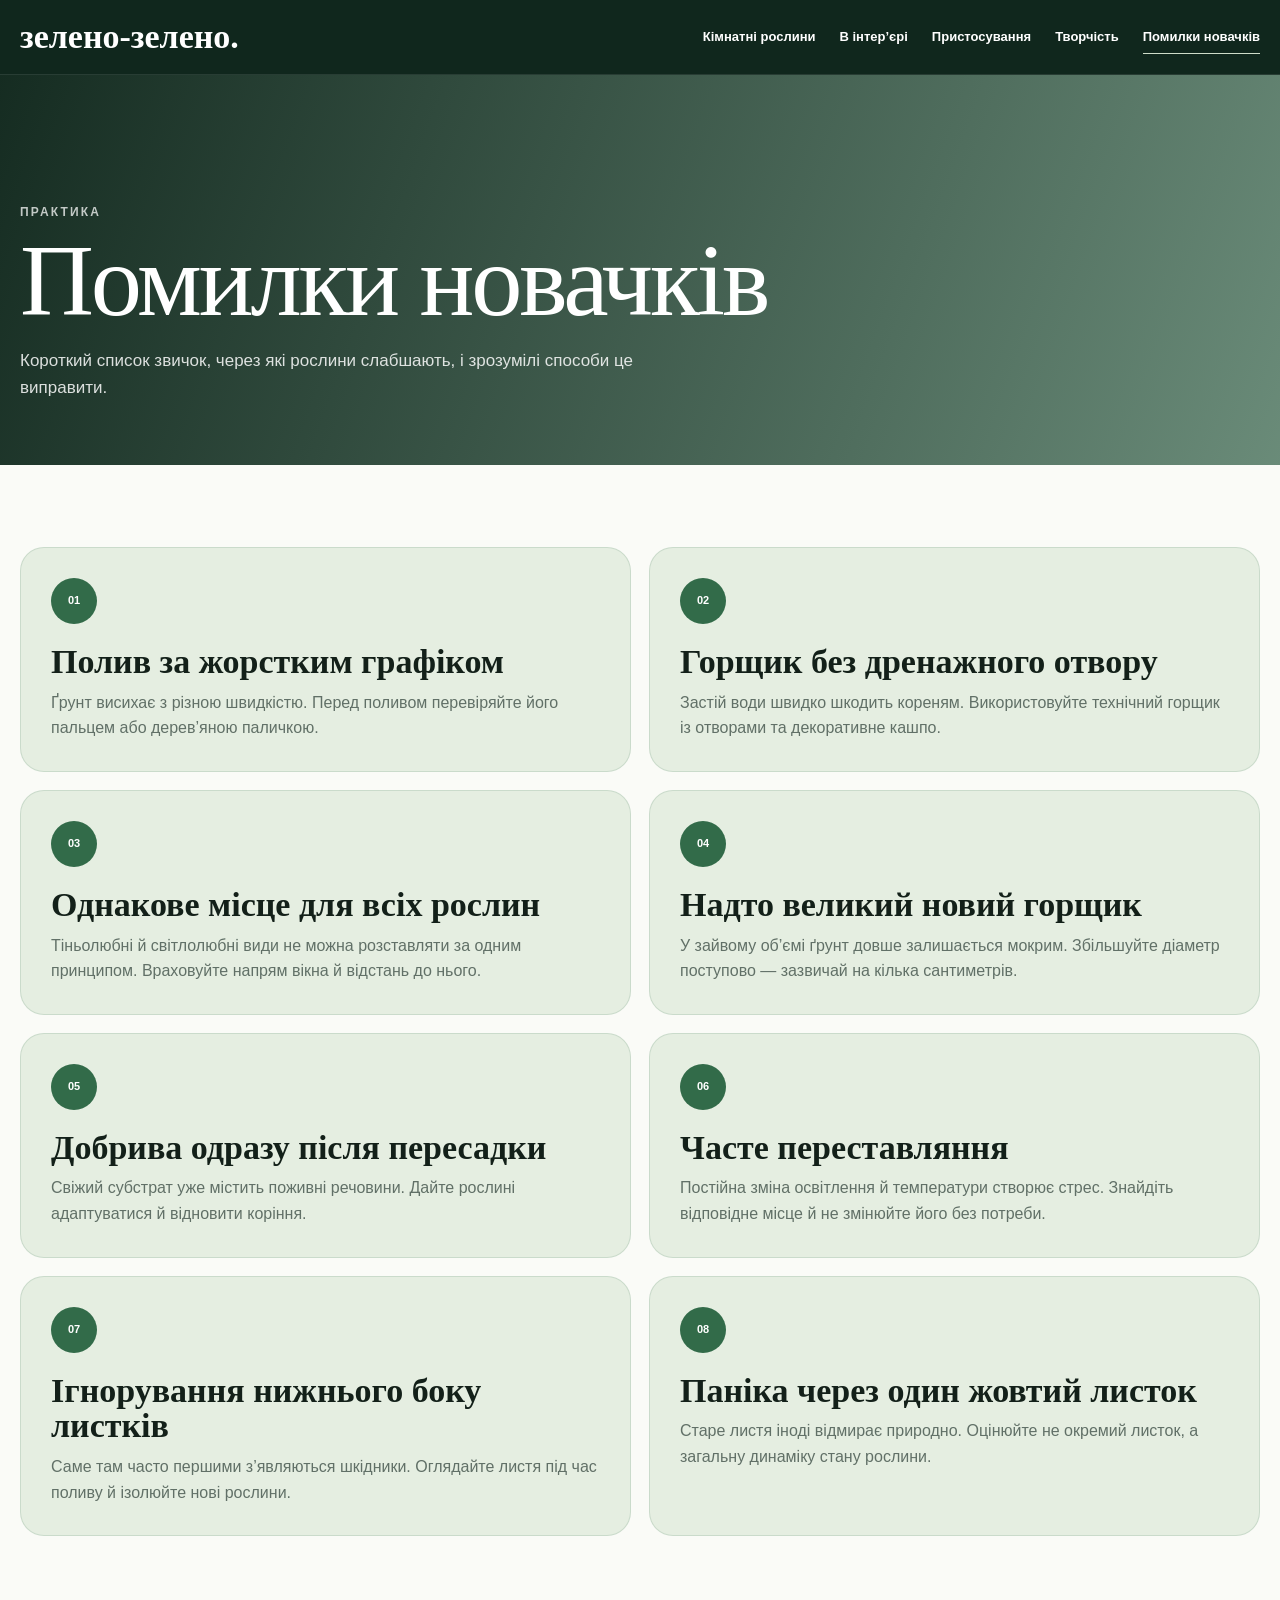
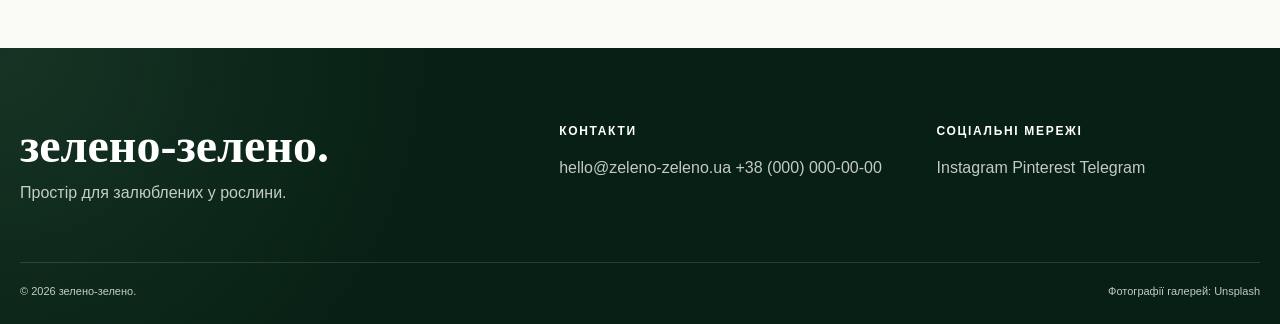
<file: mistakes.html>
<!doctype html><html lang="uk"><head><meta charset="utf-8"><meta name="viewport" content="width=device-width, initial-scale=1"><meta name="description" content="Поширені помилки у догляді за кімнатними рослинами й прості способи їх виправити."><title>Помилки новачків — зелено-зелено.</title><link rel="preconnect" href="https://fonts.googleapis.com">
  <link rel="preconnect" href="https://fonts.gstatic.com" crossorigin>
  <link href="https://fonts.googleapis.com/css2?family=Cormorant+Garamond:ital,wght@0,500;0,600;1,500&family=Manrope:wght@400;500;600;700&display=swap" rel="stylesheet"><link rel="stylesheet" href="style.css"></head><body><header class="inner-header">
    <div class="container inner-header-row">
      <a class="inner-logo" href="index.html">зелено-зелено.</a>
      <button class="nav-toggle" type="button" aria-expanded="false" aria-controls="inner-nav" aria-label="Відкрити меню"><span></span><span></span><span></span></button>
      <nav class="inner-nav" id="inner-nav" aria-label="Навігація сайту">
        <a href="plants.html">Кімнатні рослини</a>
        <a href="interior.html">В інтер’єрі</a>
        <a href="accessories.html">Пристосування</a>
        <a href="creativity.html">Творчість</a>
        <a href="mistakes.html">Помилки новачків</a>
      </nav>
    </div>
  </header><main><section class="page-hero"><div class="container page-hero-copy"><p class="kicker light">Практика</p><h1>Помилки новачків</h1><p>Короткий список звичок, через які рослини слабшають, і зрозумілі способи це виправити.</p></div></section><section class="mistakes-section"><div class="container mistakes-grid"><article class="mistake-card"><span>01</span><h2>Полив за жорстким графіком</h2><p>Ґрунт висихає з різною швидкістю. Перед поливом перевіряйте його пальцем або дерев’яною паличкою.</p></article><article class="mistake-card"><span>02</span><h2>Горщик без дренажного отвору</h2><p>Застій води швидко шкодить кореням. Використовуйте технічний горщик із отворами та декоративне кашпо.</p></article><article class="mistake-card"><span>03</span><h2>Однакове місце для всіх рослин</h2><p>Тіньолюбні й світлолюбні види не можна розставляти за одним принципом. Враховуйте напрям вікна й відстань до нього.</p></article><article class="mistake-card"><span>04</span><h2>Надто великий новий горщик</h2><p>У зайвому об’ємі ґрунт довше залишається мокрим. Збільшуйте діаметр поступово — зазвичай на кілька сантиметрів.</p></article><article class="mistake-card"><span>05</span><h2>Добрива одразу після пересадки</h2><p>Свіжий субстрат уже містить поживні речовини. Дайте рослині адаптуватися й відновити коріння.</p></article><article class="mistake-card"><span>06</span><h2>Часте переставляння</h2><p>Постійна зміна освітлення й температури створює стрес. Знайдіть відповідне місце й не змінюйте його без потреби.</p></article><article class="mistake-card"><span>07</span><h2>Ігнорування нижнього боку листків</h2><p>Саме там часто першими з’являються шкідники. Оглядайте листя під час поливу й ізолюйте нові рослини.</p></article><article class="mistake-card"><span>08</span><h2>Паніка через один жовтий листок</h2><p>Старе листя іноді відмирає природно. Оцінюйте не окремий листок, а загальну динаміку стану рослини.</p></article></div></section></main><footer class="site-footer">
    <div class="container footer-grid">
      <div>
        <a class="footer-brand" href="index.html">зелено-зелено.</a>
        <p>Простір для залюблених у рослини.</p>
      </div>
      <div>
        <h2>Контакти</h2>
        <a href="mailto:hello@zeleno-zeleno.ua">hello@zeleno-zeleno.ua</a>
        <a href="tel:+380000000000">+38 (000) 000-00-00</a>
      </div>
      <div>
        <h2>Соціальні мережі</h2>
        <a href="#">Instagram</a>
        <a href="#">Pinterest</a>
        <a href="#">Telegram</a>
      </div>
    </div>
    <div class="container footer-bottom">
      <span>© 2026 зелено-зелено.</span>
      <span>Фотографії галерей: Unsplash</span>
    </div>
  </footer><script src="script.js"></script><script defer src="https://cdn.vercel-insights.com/v1/script.js"></script></body></html>
</file>
<file: style.css>
:root {
  --green-950: #071f14;
  --green-900: #0f3321;
  --green-850: #17432c;
  --green-800: #1f5137;
  --green-700: #326b49;
  --green-600: #4d805f;
  --green-500: #6d9674;
  --green-300: #aec4aa;
  --sage-200: #ceddc9;
  --sage-100: #e5eee1;
  --sage-050: #f1f5ed;
  --cream: #f5f2e7;
  --paper: #fafbf7;
  --white: #ffffff;
  --ink: #132019;
  --muted: #617067;
  --danger: #934b40;
  --line: rgba(15, 51, 33, 0.16);
  --shadow-soft: 0 16px 46px rgba(7, 31, 20, 0.11);
  --shadow-strong: 0 26px 76px rgba(7, 31, 20, 0.18);
  --container: 1240px;
  --radius-sm: 14px;
  --radius-md: 24px;
  --radius-lg: 36px;
  --font-body: "Century Gothic", "Trebuchet MS", Arial, sans-serif;
  --font-display: "Century Gothic", Georgia, serif;
  --font-handwritten: "Caveat", cursive;
}

/* Базові стилі */
* {
  box-sizing: border-box;
}

html {
  scroll-behavior: smooth;
}

body {
  margin: 0;
  color: var(--ink);
  background: var(--paper);
  font-family: var(--font-body);
  line-height: 1.6;
}

img {
  display: block;
  width: 100%;
}

a {
  color: inherit;
  text-decoration: none;
}

button,
input,
select {
  font: inherit;
}

button {
  color: inherit;
}

.container {
  width: min(calc(100% - 40px), var(--container));
  margin-inline: auto;
}

/* Головна сторінка */
.home-page {
  background: var(--green-950);
}

.home-hero {
  position: relative;
  min-height: 100vh;
  min-height: 100svh;
  display: grid;
  place-items: center;
  overflow: hidden;
  color: var(--white);
  background: var(--green-950);
}

.home-hero__image {
  position: absolute;
  inset: 0;
  height: 100%;
  object-fit: cover;
  object-position: center;
}

.home-hero__overlay {
  position: absolute;
  inset: 0;
  background:
    radial-gradient(circle at center, rgba(6, 27, 17, 0.06), rgba(6, 27, 17, 0.34)),
    linear-gradient(180deg, rgba(3, 19, 11, 0.15), rgba(3, 19, 11, 0.54));
}

.home-hero__content {
  position: relative;
  z-index: 2;
  width: min(calc(100% - 32px), 1100px);
  padding: 46px 0 88px;
  text-align: center;
}

.home-hero__title {
  display: flex;
  align-items: center;
  flex-direction: column;
  gap: 22px;
  margin: 0 0 34px;
  font-weight: 400;
}

.home-hero__title-main {
  display: block;
  font-family: var(--font-handwritten);
  font-size: clamp(5.8rem, 13vw, 11rem);
  font-weight: 600;
  line-height: 0.78;
  letter-spacing: -0.035em;
  text-shadow: 0 5px 30px rgba(0, 0, 0, 0.34);
}

.home-hero__title-subtitle {
  display: block;
  max-width: 760px;
  font-family: var(--font-body);
  font-size: clamp(1rem, 2vw, 1.45rem);
  font-weight: 400;
  line-height: 1.45;
  letter-spacing: 0.035em;
  text-wrap: balance;
  text-shadow: 0 3px 20px rgba(0, 0, 0, 0.58);
}

.hero-button {
  display: inline-flex;
  min-width: 230px;
  min-height: 58px;
  align-items: center;
  justify-content: center;
  padding: 15px 30px;
  color: var(--green-950);
  background: rgba(248, 247, 237, 0.96);
  border: 1px solid rgba(255, 255, 255, 0.72);
  border-radius: 999px;
  font-family: var(--font-body);
  font-size: 15px;
  font-weight: 700;
  letter-spacing: 0.025em;
  box-shadow: 0 16px 42px rgba(4, 24, 14, 0.28);
  transition:
    transform 0.25s ease,
    background 0.25s ease,
    box-shadow 0.25s ease;
}

.hero-button:hover,
.hero-button:focus-visible {
  transform: translateY(-3px);
  background: var(--white);
  box-shadow: 0 20px 50px rgba(4, 24, 14, 0.36);
}

.scroll-hint {
  position: absolute;
  z-index: 2;
  bottom: 24px;
  left: 50%;
  display: grid;
  width: 48px;
  height: 48px;
  place-items: center;
  color: var(--white);
  border: 1px solid rgba(255, 255, 255, 0.62);
  border-radius: 50%;
  transform: translateX(-50%);
  transition:
    background 0.25s ease,
    transform 0.25s ease;
}

.scroll-hint:hover {
  background: rgba(255, 255, 255, 0.14);
  transform: translateX(-50%) translateY(3px);
}

.home-menu-section {
  padding: 112px 0 124px;
  background:
    linear-gradient(rgba(229, 238, 225, 0.96), rgba(229, 238, 225, 0.96)),
    radial-gradient(circle at top left, rgba(77, 128, 95, 0.16), transparent 44%);
}

.section-intro {
  margin-bottom: 44px;
}

.home-intro {
  display: grid;
  grid-template-columns: minmax(0, 1fr) minmax(280px, 520px);
  column-gap: 70px;
  align-items: end;
}

.kicker {
  grid-column: 1 / -1;
  margin: 0 0 12px;
  color: var(--green-700);
  font-size: 12px;
  font-weight: 700;
  letter-spacing: 0.18em;
  text-transform: uppercase;
}

.kicker.light {
  color: rgba(255, 255, 255, 0.74);
}

.section-intro h2 {
  margin: 0;
  font-family: var(--font-display);
  font-size: clamp(3rem, 6vw, 3.25rem);
  font-weight: 300;
  line-height: 0.95;
  letter-spacing: -0.025em;
  text-wrap: balance;
}

.section-intro__text {
  margin: 0 0 5px;
  color: var(--muted);
  font-size: 15px;
  line-height: 1.8;
}

.home-menu-grid {
  display: grid;
  grid-template-columns: repeat(2, minmax(0, 1fr));
  gap: 24px;
}

.home-menu-card {
  position: relative;
  min-height: clamp(360px, 40vw, 510px);
  overflow: hidden;
  color: var(--white);
  background: var(--green-900);
  border-radius: var(--radius-lg);
  box-shadow: var(--shadow-strong);
  isolation: isolate;
}

.home-menu-card img {
  position: absolute;
  inset: 0;
  height: 100%;
  object-fit: cover;
  transition: transform 0.55s ease;
}

.home-menu-card__overlay {
  position: absolute;
  inset: 0;
  z-index: 1;
  background:
    linear-gradient(180deg, rgba(7, 31, 20, 0.03) 22%, rgba(7, 31, 20, 0.84) 100%);
  transition: background 0.35s ease;
}

.home-menu-card__content {
  position: absolute;
  z-index: 2;
  right: 32px;
  bottom: 30px;
  left: 32px;
}

.home-menu-card__content strong {
  display: block;
  font-family: var(--font-display);
  font-size: clamp(2.35rem, 4.2vw, 3.65rem);
  font-weight: 600;
  line-height: 0.95;
  letter-spacing: -0.02em;
}

.home-menu-card__content small {
  display: block;
  max-width: 470px;
  margin-top: 11px;
  font-family: var(--font-body);
  font-size: 14px;
  line-height: 1.45;
}

.home-menu-card:hover img,
.home-menu-card:focus-visible img {
  transform: scale(1.05);
}

.home-menu-card:hover .home-menu-card__overlay,
.home-menu-card:focus-visible .home-menu-card__overlay {
  background:
    linear-gradient(180deg, rgba(7, 31, 20, 0.02) 16%, rgba(7, 31, 20, 0.9) 100%);
}

/* Внутрішні сторінки */
.inner-header {
  position: sticky;
  top: 0;
  z-index: 30;
  color: var(--white);
  background: rgba(7, 31, 20, 0.96);
  border-bottom: 1px solid rgba(255, 255, 255, 0.1);
  backdrop-filter: blur(14px);
}

.inner-header-row {
  min-height: 74px;
  display: flex;
  align-items: center;
  justify-content: space-between;
  gap: 28px;
}

.inner-logo {
  font-family: var(--font-handwritten);
  font-size: 34px;
  font-weight: 600;
  line-height: 1;
}

.inner-nav {
  display: flex;
  align-items: center;
  justify-content: flex-end;
  gap: 24px;
  font-size: 13px;
  font-weight: 700;
}

.inner-nav a {
  position: relative;
  padding: 7px 0;
}

.inner-nav a::after {
  content: "";
  position: absolute;
  right: 0;
  bottom: 0;
  left: 0;
  height: 1px;
  background: var(--sage-200);
  transform: scaleX(0);
  transform-origin: center;
  transition: transform 0.2s ease;
}

.inner-nav a:hover::after,
.inner-nav a[aria-current="page"]::after {
  transform: scaleX(1);
}

.nav-toggle {
  display: none;
  width: 46px;
  height: 46px;
  padding: 10px;
  color: var(--white);
  background: transparent;
  border: 0;
  cursor: pointer;
}

.nav-toggle span {
  display: block;
  height: 2px;
  margin: 5px 0;
  background: currentColor;
  border-radius: 99px;
}

.page-hero {
  min-height: 390px;
  display: grid;
  align-items: end;
  color: var(--white);
  background:
    linear-gradient(110deg, rgba(7, 31, 20, 0.94), rgba(31, 81, 55, 0.66)),
    url("https://images.unsplash.com/photo-1497250681960-ef046c08a56e?auto=format&fit=crop&w=2200&q=85") center / cover;
}

.page-hero-plants {
  background:
    linear-gradient(110deg, rgba(7, 31, 20, 0.94), rgba(31, 81, 55, 0.62)),
    url("assets/hero-home.webp") center / cover;
}

.page-hero-copy {
  padding: 78px 0 64px;
}

.page-hero h1 {
  margin: 0;
  font-family: var(--font-display);
  font-size: clamp(3.7rem, 8vw, 6.6rem);
  font-weight: 500;
  line-height: 0.92;
  letter-spacing: -0.03em;
}

.page-hero-copy > p:last-child {
  max-width: 700px;
  margin: 18px 0 0;
  color: rgba(255, 255, 255, 0.84);
  font-size: 17px;
}

/* Каталог */
.catalog-section,
.gallery-section,
.mistakes-section {
  padding: 82px 0 112px;
}

.source-note {
  margin-bottom: 28px;
  padding: 20px 22px;
  color: var(--green-950);
  background: var(--sage-100);
  border: 1px solid rgba(50, 107, 73, 0.18);
  border-radius: 18px;
}

.source-note a {
  font-weight: 700;
  text-decoration: underline;
  text-underline-offset: 3px;
}

.filters {
  display: grid;
  grid-template-columns: minmax(240px, 1.5fr) repeat(3, minmax(170px, 1fr)) auto;
  gap: 14px;
  align-items: end;
  margin-bottom: 24px;
  padding: 18px;
  background: var(--white);
  border: 1px solid var(--line);
  border-radius: 22px;
  box-shadow: 0 12px 35px rgba(15, 51, 33, 0.06);
}

.filters label {
  display: grid;
  gap: 7px;
  color: var(--muted);
  font-size: 11px;
  font-weight: 700;
  letter-spacing: 0.04em;
}

.filters input,
.filters select {
  width: 100%;
  min-height: 48px;
  padding: 0 14px;
  color: var(--ink);
  background: var(--paper);
  border: 1px solid var(--line);
  border-radius: 12px;
  outline: none;
}

.filters input:focus,
.filters select:focus {
  border-color: var(--green-600);
  box-shadow: 0 0 0 3px rgba(77, 128, 95, 0.13);
}

.reset-button {
  min-height: 48px;
  padding: 0 18px;
  color: var(--white);
  background: var(--green-800);
  border: 0;
  border-radius: 12px;
  cursor: pointer;
  font-weight: 700;
}

.catalog-line {
  display: flex;
  justify-content: flex-end;
  margin-bottom: 18px;
  color: var(--muted);
  font-size: 13px;
}

.catalog-line p {
  margin: 0;
}

.plant-grid {
  display: grid;
  grid-template-columns: repeat(3, minmax(0, 1fr));
  gap: 22px;
}

.plant-card {
  display: flex;
  min-width: 0;
  overflow: hidden;
  flex-direction: column;
  background: var(--white);
  border: 1px solid var(--line);
  border-radius: 24px;
  box-shadow: 0 14px 42px rgba(15, 51, 33, 0.07);
  transition:
    transform 0.25s ease,
    box-shadow 0.25s ease;
}

.plant-card:hover {
  transform: translateY(-5px);
  box-shadow: var(--shadow-strong);
}

.plant-card-image {
  position: relative;
  display: block;
  height: 310px;
  overflow: hidden;
  background: var(--sage-100);
}

.plant-card-image img {
  height: 100%;
  object-fit: cover;
  transition: transform 0.5s ease;
}

.plant-card:hover .plant-card-image img {
  transform: scale(1.04);
}

.plant-safety {
  position: absolute;
  top: 14px;
  right: 14px;
  padding: 7px 11px;
  color: var(--green-950);
  background: rgba(229, 238, 225, 0.94);
  border-radius: 999px;
  font-size: 10px;
  font-weight: 700;
  letter-spacing: 0.04em;
}

.plant-safety.toxic {
  color: var(--white);
  background: rgba(147, 75, 64, 0.94);
}

.plant-card-body {
  display: flex;
  flex: 1;
  flex-direction: column;
  padding: 22px;
}

.plant-card h2 {
  margin: 0;
  font-family: var(--font-display);
  font-size: 32px;
  font-weight: 600;
  line-height: 1;
}

.latin-name {
  margin: 7px 0 0;
  color: var(--green-700);
  font-family: Georgia, serif;
  font-style: italic;
}

.plant-description {
  margin: 14px 0 18px;
  color: var(--muted);
  font-size: 13px;
}

.plant-details {
  display: grid;
  grid-template-columns: repeat(2, minmax(0, 1fr));
  gap: 9px;
  margin-top: auto;
}

.plant-detail {
  min-width: 0;
  padding: 11px 12px;
  background: var(--sage-100);
  border-radius: 12px;
}

.plant-detail span {
  display: block;
  margin-bottom: 3px;
  color: var(--muted);
  font-size: 9px;
  font-weight: 700;
  letter-spacing: 0.05em;
  text-transform: uppercase;
}

.plant-detail strong {
  display: block;
  font-size: 12px;
  line-height: 1.35;
}

.plant-source {
  display: inline-flex;
  align-items: center;
  gap: 8px;
  margin-top: 18px;
  color: var(--green-700);
  font-size: 12px;
  font-weight: 700;
}

.empty-state {
  padding: 70px 20px;
  text-align: center;
}

.empty-state h2 {
  margin: 0 0 8px;
  font-family: var(--font-display);
  font-size: 42px;
}

.empty-state p {
  margin: 0;
  color: var(--muted);
}

/* Галереї */
.gallery-grid {
  display: grid;
  grid-template-columns: repeat(3, minmax(0, 1fr));
  gap: 22px;
}

.gallery-card {
  position: relative;
  min-height: 430px;
  margin: 0;
  overflow: hidden;
  color: var(--white);
  border-radius: 26px;
  box-shadow: var(--shadow-strong);
}

.gallery-card img {
  height: 100%;
  object-fit: cover;
  transition: transform 0.45s ease;
}

.gallery-card:hover img {
  transform: scale(1.04);
}

.gallery-card::after {
  content: "";
  position: absolute;
  inset: 0;
  background: linear-gradient(180deg, transparent 42%, rgba(7, 31, 20, 0.84));
}

.gallery-card figcaption {
  position: absolute;
  z-index: 1;
  right: 24px;
  bottom: 22px;
  left: 24px;
}

.gallery-card figcaption span {
  display: block;
  margin-bottom: 5px;
  font-size: 10px;
  font-weight: 700;
  letter-spacing: 0.12em;
  text-transform: uppercase;
}

.gallery-card figcaption b {
  font-family: var(--font-display);
  font-size: 30px;
  line-height: 1;
}

.info-gallery-grid {
  display: grid;
  grid-template-columns: repeat(2, minmax(0, 1fr));
  gap: 22px;
}

.info-gallery-card {
  overflow: hidden;
  background: var(--white);
  border: 1px solid var(--line);
  border-radius: 26px;
  box-shadow: 0 14px 42px rgba(15, 51, 33, 0.07);
}

.info-gallery-card img {
  height: 310px;
  object-fit: cover;
}

.info-gallery-card div {
  padding: 24px;
}

.info-gallery-card h2 {
  margin: 0 0 8px;
  font-family: var(--font-display);
  font-size: 34px;
  line-height: 1;
}

.info-gallery-card p {
  margin: 0;
  color: var(--muted);
}

/* Помилки новачків */
.mistakes-grid {
  display: grid;
  grid-template-columns: repeat(2, minmax(0, 1fr));
  gap: 18px;
}

.mistake-card {
  padding: 30px;
  background: var(--sage-100);
  border: 1px solid rgba(50, 107, 73, 0.15);
  border-radius: 24px;
}

.mistake-card > span {
  display: inline-grid;
  width: 46px;
  height: 46px;
  place-items: center;
  margin-bottom: 20px;
  color: var(--white);
  background: var(--green-700);
  border-radius: 50%;
  font-size: 11px;
  font-weight: 700;
}

.mistake-card h2 {
  margin: 0 0 10px;
  font-family: var(--font-display);
  font-size: 34px;
  line-height: 1.05;
}

.mistake-card p {
  margin: 0;
  color: var(--muted);
}

/* Футер */
.site-footer {
  padding: 74px 0 24px;
  color: rgba(255, 255, 255, 0.76);
  background:
    radial-gradient(circle at top left, rgba(77, 128, 95, 0.22), transparent 34%),
    var(--green-950);
}

.footer-grid {
  display: grid;
  grid-template-columns: 1.5fr 1fr 1fr;
  gap: 54px;
}

.footer-about,
.footer-column {
  display: flex;
  align-items: flex-start;
  flex-direction: column;
}

.footer-brand {
  color: var(--white);
  font-family: var(--font-handwritten);
  font-size: 48px;
  font-weight: 600;
  line-height: 1;
}

.footer-grid p {
  margin: 10px 0 0;
}

.footer-grid h2 {
  margin: 0 0 14px;
  color: var(--white);
  font-family: var(--font-body);
  font-size: 12px;
  letter-spacing: 0.14em;
  text-transform: uppercase;
}

.footer-grid a:not(.footer-brand) {
  padding: 3px 0;
}

.footer-grid a:hover {
  color: var(--white);
}

.footer-bottom {
  display: flex;
  justify-content: space-between;
  gap: 24px;
  margin-top: 56px;
  padding-top: 20px;
  border-top: 1px solid rgba(255, 255, 255, 0.13);
  font-size: 11px;
}

/* Адаптивність */
@media (max-width: 1050px) {
  .inner-nav {
    gap: 15px;
    font-size: 12px;
  }

  .filters {
    grid-template-columns: repeat(2, minmax(0, 1fr));
  }

  .search-control {
    grid-column: 1 / -1;
  }

  .reset-button {
    width: 100%;
  }

  .plant-grid {
    grid-template-columns: repeat(2, minmax(0, 1fr));
  }

  .gallery-grid {
    grid-template-columns: repeat(2, minmax(0, 1fr));
  }
}

@media (max-width: 820px) {
  .container {
    width: min(calc(100% - 28px), var(--container));
  }

  .home-intro {
    grid-template-columns: 1fr;
    gap: 22px;
  }

  .home-menu-grid {
    grid-template-columns: 1fr;
  }

  .home-menu-card {
    min-height: 390px;
  }

  .nav-toggle {
    display: block;
  }

  .inner-nav {
    position: absolute;
    top: calc(100% + 8px);
    right: 14px;
    left: 14px;
    display: none;
    align-items: stretch;
    flex-direction: column;
    gap: 0;
    padding: 12px;
    color: var(--ink);
    background: rgba(250, 251, 247, 0.98);
    border: 1px solid var(--line);
    border-radius: 18px;
    box-shadow: var(--shadow-strong);
  }

  .inner-nav.is-open {
    display: flex;
  }

  .inner-nav a {
    padding: 11px 10px;
  }

  .inner-nav a::after {
    display: none;
  }

  .home-menu-section {
    padding: 82px 0;
  }

  .page-hero {
    min-height: 340px;
  }

  .filters {
    grid-template-columns: 1fr;
  }

  .search-control {
    grid-column: auto;
  }

  .plant-grid,
  .gallery-grid,
  .info-gallery-grid,
  .mistakes-grid,
  .footer-grid {
    grid-template-columns: 1fr;
  }

  .plant-card-image {
    height: 360px;
  }

  .gallery-card {
    min-height: 390px;
  }

  .footer-bottom {
    align-items: flex-start;
    flex-direction: column;
  }
}

@media (max-width: 560px) {
  .home-hero__content {
    padding-bottom: 104px;
  }

  .home-hero__title {
    gap: 15px;
    margin-bottom: 30px;
  }

  .home-hero__title-main {
    font-size: clamp(4.3rem, 23vw, 6.7rem);
    line-height: 0.8;
  }

  .home-hero__title-subtitle {
    max-width: 310px;
    font-size: 0.92rem;
    line-height: 1.55;
  }

  .hero-button {
    min-width: 210px;
    min-height: 54px;
    padding-inline: 24px;
  }

  .home-menu-card {
    min-height: 325px;
    border-radius: 24px;
  }

  .home-menu-card__content {
    right: 22px;
    bottom: 22px;
    left: 22px;
  }

  .home-menu-card__content strong {
    font-size: 2.4rem;
  }

  .catalog-section,
  .gallery-section,
  .mistakes-section {
    padding: 62px 0 82px;
  }

  .plant-card-image {
    height: 330px;
  }

  .plant-details {
    grid-template-columns: 1fr;
  }

  .source-note {
    padding: 18px;
  }
}

@media (prefers-reduced-motion: reduce) {
  html {
    scroll-behavior: auto;
  }

  *,
  *::before,
  *::after {
    animation-duration: 0.01ms !important;
    transition-duration: 0.01ms !important;
  }
}
</file>
